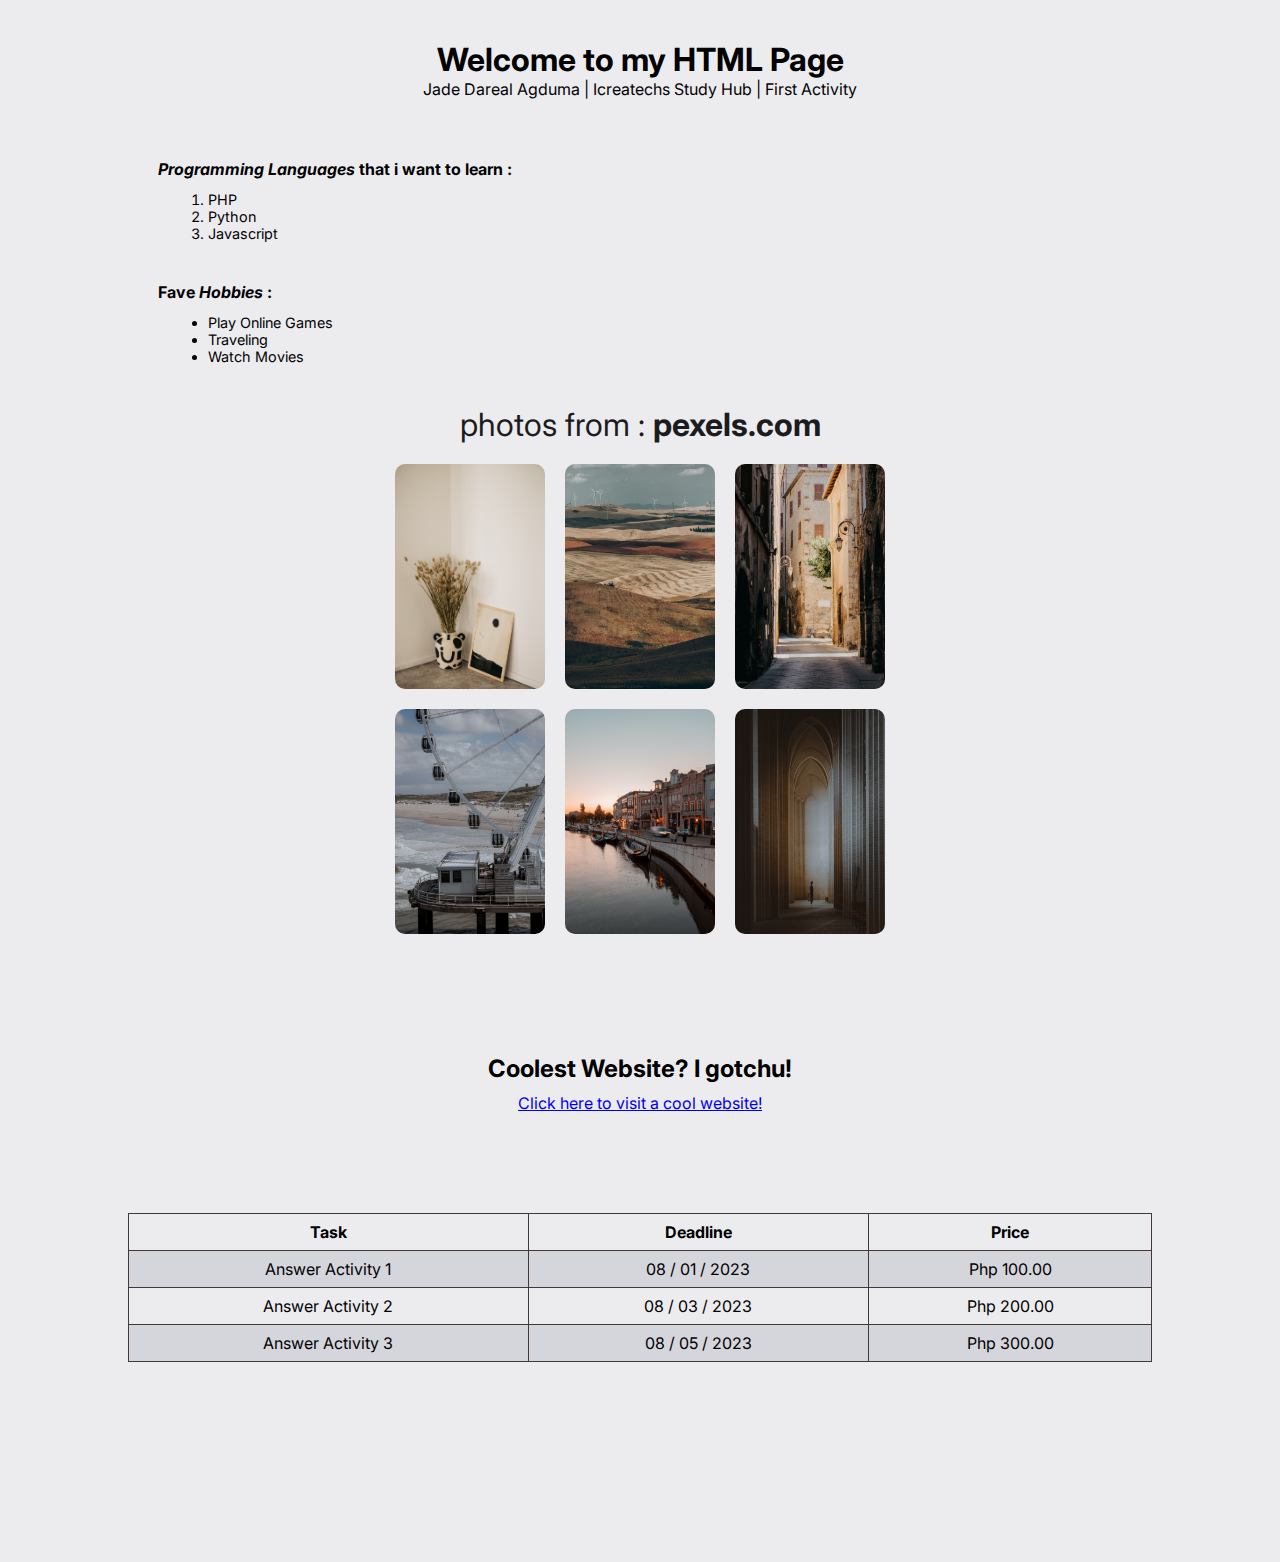
<file: Activity 1/index.html>
<!DOCTYPE html> <!-- Nunber 1 -->
<html lang="en"> <!-- Number 2 -->
  <head> <!-- Number 3 -->
    <meta charset="UTF-8" />
    <meta name="viewport" content="width=device-width, initial-scale=1.0" />
    
    
    <title>My First HTML Page</title> <!-- Number 5 Creates a title for your website-->

    
    <link rel="stylesheet" href="styles.css" /> <!-- Links your stylesheet to your html file -->


    <link rel="preconnect" href="https://fonts.googleapis.com">
    <link rel="preconnect" href="https://fonts.gstatic.com" crossorigin>
    <link href="https://fonts.googleapis.com/css2?family=Geologica:wght@400;
                700&family=Inter:wght@400;700&family=Outfit:wght@100&family=Poppins:ital
                ,wght@0,300;0,400;1,500&display=swap" rel="stylesheet">



  </head>
  
  <body> <!-- Number 4 -->

    <div class="headingContainer">


      <h1>Welcome to my HTML Page</h1> <!-- Number 6 creates an H1 Heading-->
      <p> Jade Dareal Agduma | Icreatechs Study Hub | First Activity</p> <!-- Number 7 creates a paragraph-->


    </div>

    <div class="programmingLanguages">
        

        <h4> <em>Programming Languages</em> that i want to learn :  </h4>
        
        <ol> <!-- Number 8 creates an ordered list -->

          <li> PHP </li> <!-- Number 9 creates an item inside of the ordered list -->
          <li> Python </li>
          <li> Javascript </li>

        </ol>
        
        
    </div>

    <div class="faveHobbies">


        <h4> Fave <em>Hobbies</em> : </h4>

        <ul> <!-- Number 10 creates an Unordered List-->
        
            <li> Play Online Games </li> <!-- Number 11 creates an Item inside of the unordered list tag-->
            <li> Traveling </li>
            <li> Watch Movies </li>

        </ul>


    </div>


     <div class="imgSection">

          <p> photos from : <b>pexels.com</b></p>

       <div class="imgContainer">
   
               <img src="images/pexels-lisett-kruusimäe-15679391.jpg" alt="first Picture"> <!-- Number 12 Display Image-->
               <img src="images/pexels-nachelle-nocom-6110294.jpg" alt="second Picture">
               <img src="images/pexels-nati-17591299.jpg" alt="Third Picture">
               <img src="images/pexels-cami-15171561.jpg" alt="Fourth Picture">
               <img src="images/pexels-reinaldo-17747475.jpg" alt="Fifth Picture">
               <img src="images/pexels-anh-nguyen-17651321.jpg" alt="Sixth Picture">
          
       </div>
     </div>

    <div class="bestWebsite">

      <h2> Coolest Website? I gotchu! </h2>
      <a href="https://w3schools.com/" target="_blank"> Click here to visit a cool website! </a> <!-- Number 13 Create an Anchor Tag-->


    </div>


    <div class="tableContainer">

      <table> <!-- Number 14 Creates a table -->

        <tr> <!-- First Row -->
          <th> Task </th>
          <th> Deadline </th>
          <th> Price </th>
        </tr>

        <tr> <!-- Second Row -->
          <td> Answer Activity 1 </td>
          <td> 08 / 01 / 2023 </td>
          <td> Php 100.00</td>
        </tr>

        <tr> <!-- Third Row -->
          <td> Answer Activity 2 </td>
          <td> 08 / 03 / 2023 </td>
          <td> Php 200.00</td>
        </tr>

        <tr> <!-- Fourth Row -->
          <td> Answer Activity 3 </td>
          <td> 08 / 05 / 2023 </td>
          <td> Php 300.00</td>
        </tr>

      </table>


    </div>

  </body>

</html>
</file>
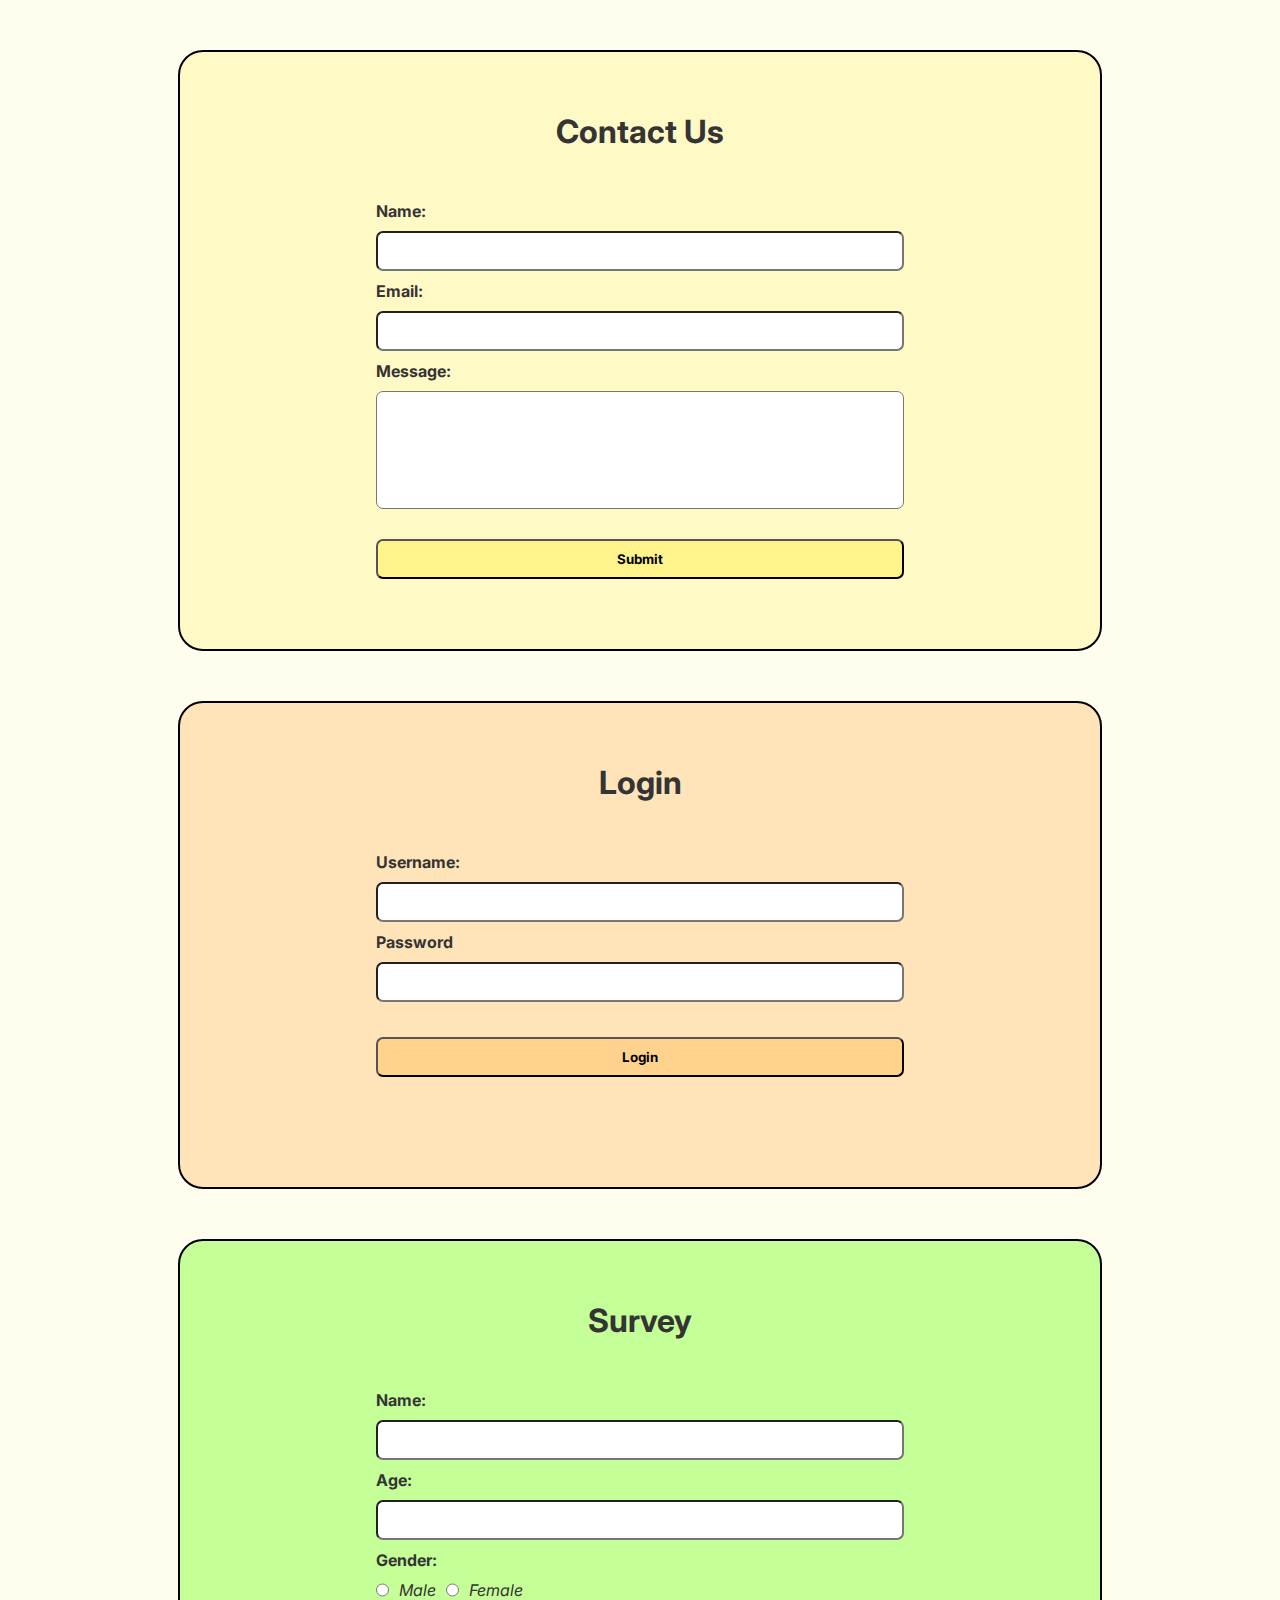
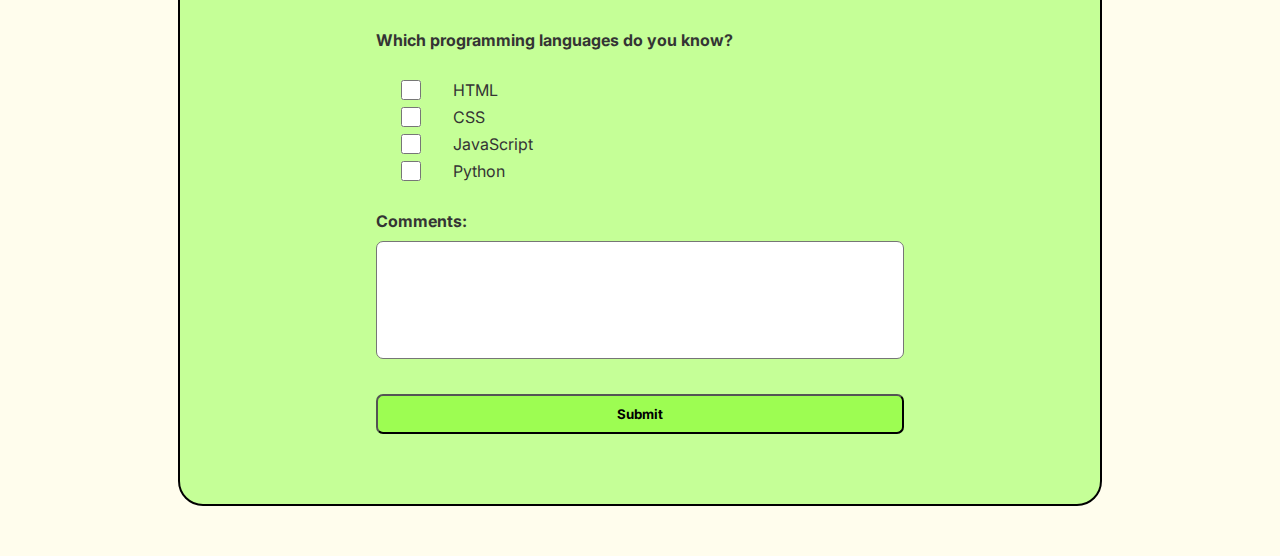
<file: Activity 2/assignment2.html>
<!DOCTYPE html>
<html lang="en">
  <head>
    <meta charset="UTF-8" />
    <meta name="viewport" content="width=device-width, initial-scale=1.0" />
    <title>HTML Forms Assignment</title>

    <link rel="stylesheet" href="styles.css" />

    <link rel="preconnect" href="https://fonts.googleapis.com" />
    <link rel="preconnect" href="https://fonts.gstatic.com" crossorigin />
    <link
      href="https://fonts.googleapis.com/css2?family=Geologica:wght@400;
                700&family=Inter:wght@400;700&family=Outfit:wght@100&family=Poppins:ital
                ,wght@0,300;0,400;1,500&display=swap"
      rel="stylesheet"
    />
  </head>
  <body>
    <form action="#" method="post" class="contactForm">
      <h1>Contact Us</h1>

      <div class="contactFormContainer">
        <label for="fullNameContact">Name:</label>
        <input type="text" name="fullName" id="fullName" />

        <label for="email">Email:</label>
        <input type="text" name="email" id="email" />

        <label for="msg">Message:</label>
        <textarea name="msg" id="msg" rows="6"></textarea>

        <input type="submit" value="Submit" id="contactFormSubmit" />
      </div>
    </form>

    <form action="#" method="post" class="loginForm">
      <h1>Login</h1>

      <div class="loginFormContainer">
        <label for="username">Username:</label>
        <input type="text" name="username" id="username" />

        <label for="password">Password</label>
        <input type="password" name="password" id="password" />

        <input type="submit" value="Login" id="loginFormSubmit" />
      </div>
    </form>

    <form action="#" method="post" class="surveyForm">
      <h1>Survey</h1>

      <div class="surveyFormContainer">
        <label for="fullNameSurvey">Name:</label>
        <input type="text" name="fullNameSurvey" id="fullNameSurvey" />

        <label for="age">Age: </label>
        <input type="text" name="age" id="age" />

        <label for="gender">Gender: </label>

        <div class="genderSurveyForm">
          <input type="radio" name="gender" value="male" title="male" /> Male
          <input type="radio" name="gender" value=female" title="female" />
          Female
        </div>

        <label for="programmingLanguages" class="programmingLanguagesLabel">
          Which programming languages do you know?
        </label>

        <div class="programmingLanguagesSurveyForm">
          <input
            type="checkbox"
            name="programmingLanguages"
            value="html"
            title="html"
          />
          HTML

          <input
            type="checkbox"
            name="programmingLanguages"
            value="css"
            title="css"
          />
          CSS

          <input
            type="checkbox"
            name="programmingLanguages"
            value="javascript"
            title="javascript"
          />
          JavaScript

          <input
            type="checkbox"
            name="programmingLanguages"
            value="python"
            title="python"
          />
          Python
        </div>
        <label for="comments">Comments: </label>
        <textarea name="#" id="comments" rows="6"></textarea>

        <input type="submit" value="Submit" id="surveyFormSubmit" />
      </div>
    </form>
  </body>
</html>
</file>
<file: Activity 1/styles.css>
* {
    padding: 0;
    margin: 0;
    box-sizing: border-box;
    font-family: 'Inter', sans-serif;
}

body {
    padding: 0 10%;
    background-color: #ececef;
}

/* Heading Section */

.headingContainer {
    text-align: center;
    padding: 40px 10px 30px 10px;
    color: #020203;
}

/* Programming Languages Section */

.programmingLanguages {
    color: #020203;
    padding: 30px 30px 10px 30px;
}

.programmingLanguages > h4 {
    padding-bottom: 12px;
}

.programmingLanguages > ol {
    padding-left: 50px;
    font-size: .9em;
}

/* Fave Hobbies Section */

.faveHobbies {
    color: #020203;
    padding: 30px 30px 10px 30px;
}

.faveHobbies > h4 {
    padding-bottom: 12px;
}

.faveHobbies > ul {
    padding-left: 50px;
    font-size: .9em;
}

/* Image Section */

.imgSection {
    text-align: center;
    padding: 30px;
}

.imgSection > p {
    font-size: 2em;
    color: #1c1c20;
}

.imgSection > .imgContainer {
    display: grid;
    grid-template-columns: max-content max-content max-content max-content max-content max-content;
    flex-wrap: wrap;
    justify-content: center;
    padding: 10px 50px 50px 50px;
}

.imgSection > .imgContainer > img {
    width: 200px;
    padding: 10px;
    border-radius: 20px;
    height: 100%;
    transition: all 0.1s ease-in-out;
}

.imgSection > .imgContainer > img:hover {
    transform: scale(1.1);
    transition: all 0.1s ease-in-out;
}

@media screen and (max-width: 1500px) {

    .imgSection > .imgContainer {
        display: grid;
        grid-template-columns: max-content max-content max-content;
    }

    .imgSection > .imgContainer > img {
        width: 170px;
        transition: all 0.1s ease-in-out;
    }
}

@media screen and (max-width: 770px) {

    .imgSection > .imgContainer {
        display: grid;
        grid-template-columns: max-content max-content;
    }

    .imgSection > .imgContainer > img {
        width: 130px;
        transition: all 0.1s ease-in-out;
    }

    .imgSection > p {
        font-size: 1.5em;
    }
}

/* Coolest Website Section */

.bestWebsite {
    padding: 30px 30px 100px 30px;
    text-align: center;
}

.bestWebsite > h2 {
    padding-bottom: 10px;
}

.bestWebsite > a:hover {
    color: #687d68;
    transition: all 0.3s ease-in-out;
}

/* Table Section */

table {
    border-collapse: collapse;
    width: 100%;
    margin-bottom: 200px;
}

td, th {
    padding: 8px;
    text-align: center;
    border: 1px solid #433838;
}

tr:nth-child(even) {
    background-color: #d5d5dc;
}
</file>
<file: Activity 2/styles.css>
* {
  margin: 0;
  padding: 0;
  box-sizing: border-box;
  font-family: "Inter", sans-serif;
}

body {
  padding: 0 10%;
  background-color: rgba(255, 253, 236, 0.926);
}

textarea {
  padding: 10px;
  margin-bottom: 30px;
  resize: none;
  border-radius: 7px;
}

/* Contact Form Section */

.contactForm {
  padding: 20px;
  margin: 50px;
  border: 2px solid black;
  z-index: 999;
  border-radius: 25px;
  color: rgb(52, 52, 52);
  background-color: rgba(255, 249, 194, 0.926);
}

.contactForm > h1 {
  text-align: center;
  padding: 40px;
}

.contactFormContainer {
  display: flex;
  flex-direction: column;
  margin: 0 20%;
}

.contactFormContainer > label {
  padding: 10px 0;
  font-weight: bold;
}

.contactFormContainer > input {
  border-radius: 7px;
  padding: 10px;
}

#contactFormSubmit {
  padding: 10px 5px;
  margin-bottom: 50px;
  font-weight: bolder;
  cursor: pointer;
  background-color: rgba(255, 243, 135, 0.926);
  transition: all 0.2s ease;
}

#contactFormSubmit:hover {
  background-color: rgba(255, 236, 62, 0.926);
  transition: all 0.2s ease;
}

/* Login Form Section */

.loginForm {
  padding: 20px 20px 60px 20px;
  margin: 50px;
  border: 2px solid black;
  z-index: 999;
  border-radius: 25px;
  color: rgb(52, 52, 52);
  background-color: rgba(255, 226, 180, 0.926);
}

.loginForm > h1 {
  text-align: center;
  padding: 40px;
}

.loginFormContainer {
  display: flex;
  flex-direction: column;
  margin: 0 20%;
}

.loginFormContainer > label {
  padding: 10px 0;
  font-weight: bold;
}

.loginFormContainer > input {
  border-radius: 7px;
  padding: 10px;
}

#loginFormSubmit {
  padding: 10px 5px;
  margin-top: 35px;
  margin-bottom: 50px;
  font-weight: bolder;
  cursor: pointer;
  background-color: rgba(255, 210, 137, 0.926);
  transition: all 0.2s ease;
}

#loginFormSubmit:hover {
  background-color: rgba(255, 182, 66, 0.926);
  transition: all 0.2s ease;
}

/* Survey Form Section */

.surveyForm {
  padding: 20px;
  margin: 50px;
  border: 2px solid black;
  z-index: 999;
  border-radius: 25px;
  color: rgb(52, 52, 52);
  background-color: rgba(192, 255, 144, 0.926);
}

.surveyForm > h1 {
  text-align: center;
  padding: 40px;
}

.surveyFormContainer {
  display: flex;
  flex-wrap: nowrap;
  flex-direction: column;
  margin: 0 20%;
}

.surveyFormContainer > label {
  padding: 10px 0;
  font-weight: bold;
}

.surveyFormContainer > input {
  border-radius: 7px;
  padding: 10px;
}

.genderSurveyForm {
  display: flex;
  gap: 10px;
  font-style: italic;
}

.programmingLanguagesLabel {
  margin-top: 20px;
}

.programmingLanguagesSurveyForm {
  display: grid;
  grid-template-columns: 70px 70px;
  gap: 7px;
  padding: 20px 0;
}

#surveyFormSubmit {
  padding: 10px 5px;
  margin-top: 5px;
  margin-bottom: 50px;
  font-weight: bolder;
  cursor: pointer;
  background-color: rgba(153, 253, 77, 0.926);
  transition: all 0.2s ease;
}

#surveyFormSubmit:hover {
  background-color: rgba(111, 255, 0, 0.926);
  transition: all 0.2s ease;
}
</file>
